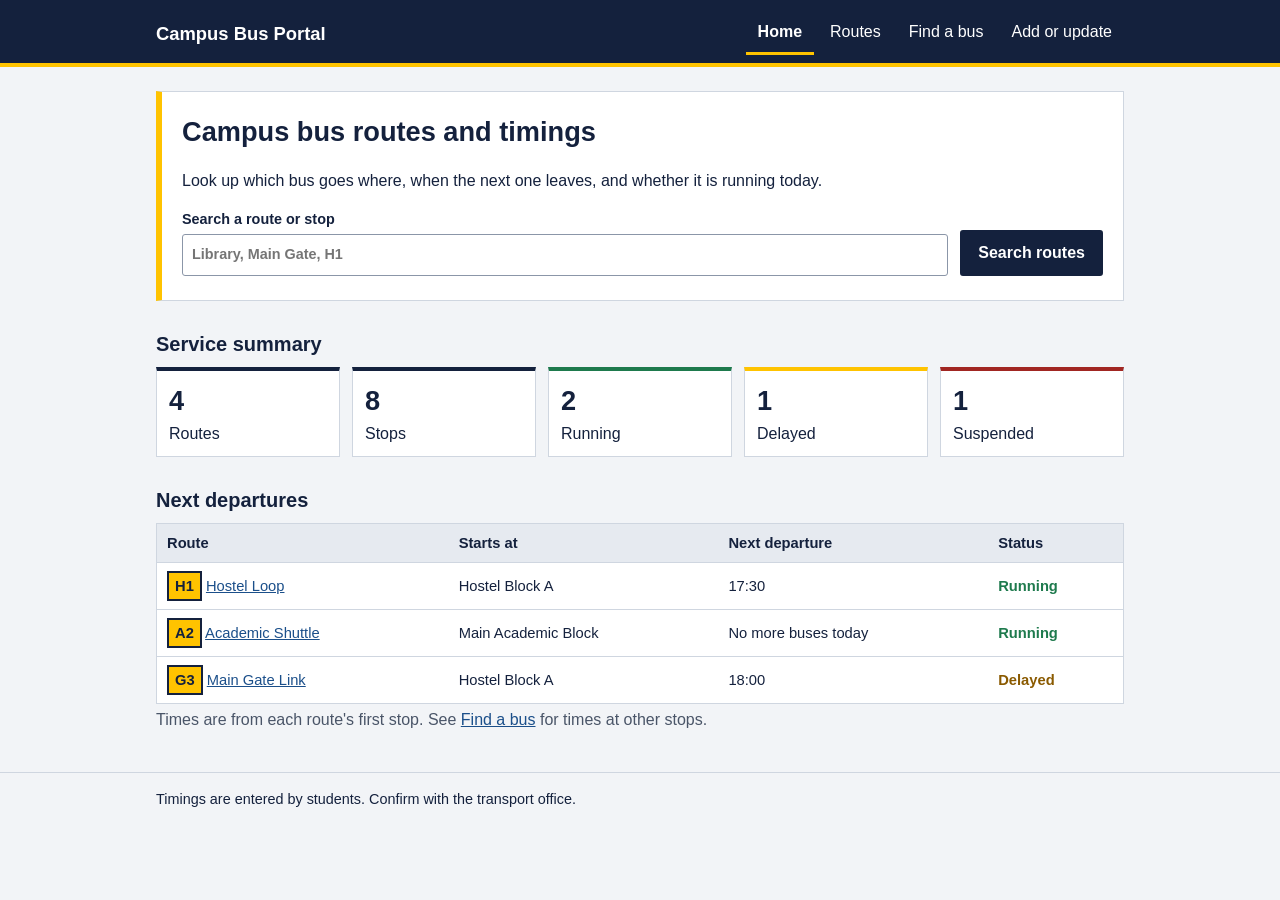
<file: index.html>
<!DOCTYPE html>
<html lang="en">
<head>
<meta charset="UTF-8">
<meta name="viewport" content="width=device-width, initial-scale=1">
<title>Home | Campus Bus Portal</title>
<meta name="description" content="Campus bus routes, stops and timings for students.">
<link rel="icon" type="image/svg+xml" href="favicon.svg">
<link rel="stylesheet" href="style.css">
</head>
<body data-page="home">
<header class="top">
  <div class="wrap bar">
    <a class="brand" href="index.html">Campus Bus Portal</a>
    <nav aria-label="Main">
      <a href="index.html" aria-current="page">Home</a>
      <a href="routes.html">Routes</a>
      <a href="planner.html">Find a bus</a>
      <a href="manage.html">Add or update</a>
    </nav>
  </div>
</header>
<main class="wrap">
<div id="msg" role="status" aria-live="polite"></div>
<section class="intro">
  <h1>Campus bus routes and timings</h1>
  <p>Look up which bus goes where, when the next one leaves, and whether it is running today.</p>
  <form action="routes.html" method="get" class="row">
    <label>Search a route or stop <input type="search" name="q" placeholder="Library, Main Gate, H1"></label>
    <button class="btn" type="submit">Search routes</button>
  </form>
</section>
<section>
  <h2>Service summary</h2>
  <div class="stats" id="stats"></div>
</section>
<section>
  <h2>Next departures</h2>
  <div class="scroll"><table id="nextTable"></table></div>
  <p class="hint">Times are from each route&#39;s first stop. See <a href="planner.html">Find a bus</a> for times at other stops.</p>
</section>
</main>
<footer class="foot">
  <div class="wrap">
    <span>Timings are entered by students. Confirm with the transport office.</span>
  </div>
</footer>
<script src="app.js"></script>
</body>
</html>
</file>
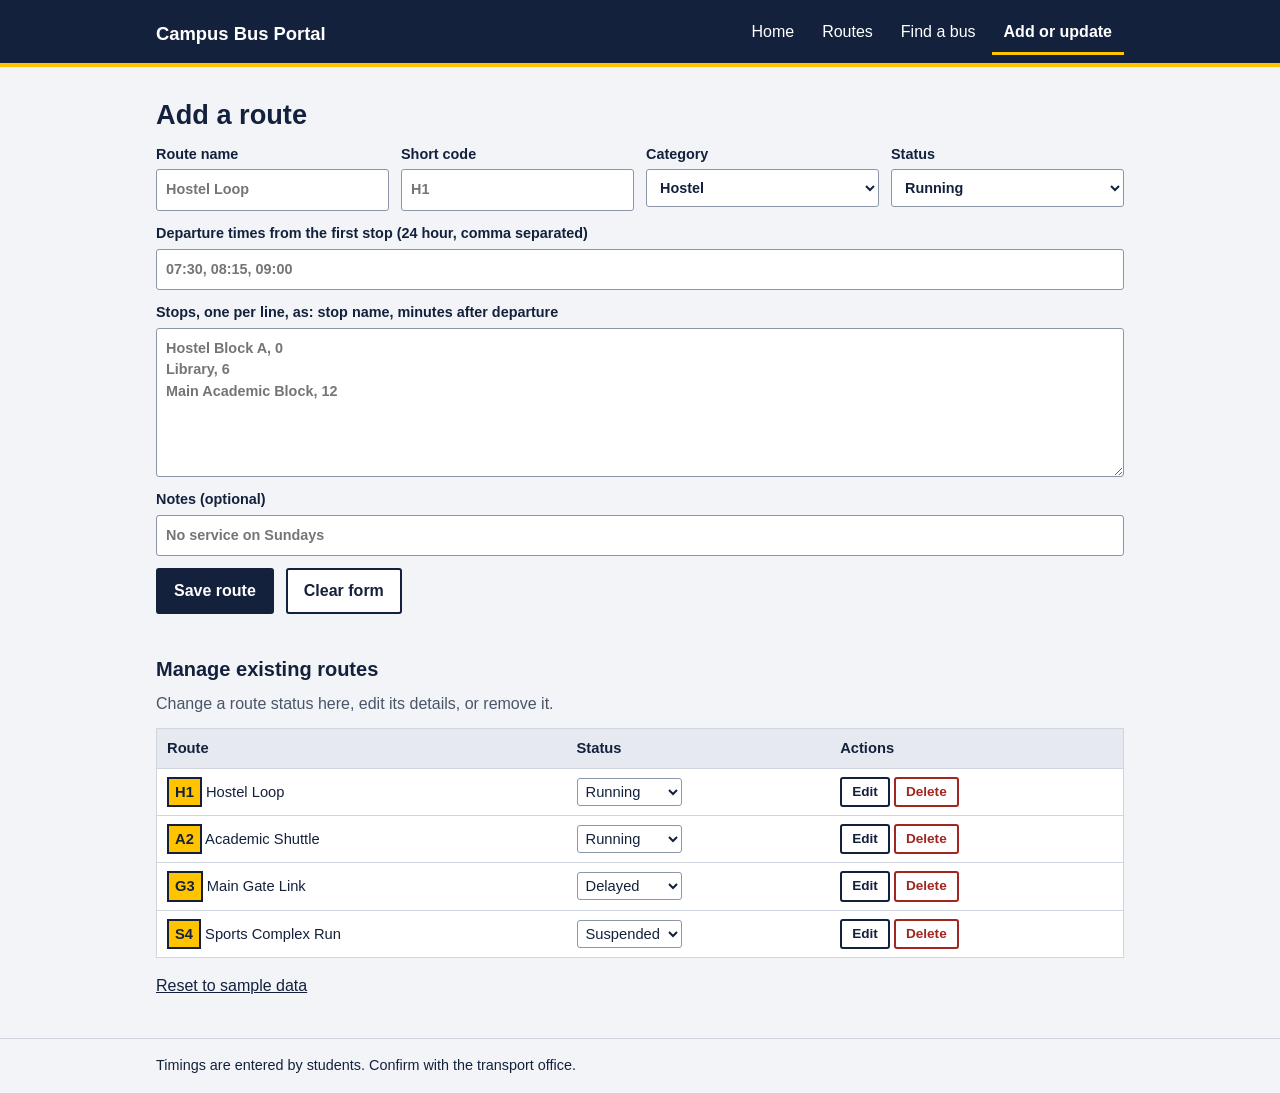
<file: manage.html>
<!DOCTYPE html>
<html lang="en">
<head>
<meta charset="UTF-8">
<meta name="viewport" content="width=device-width, initial-scale=1">
<title>Add or update | Campus Bus Portal</title>
<meta name="description" content="Campus bus routes, stops and timings for students.">
<link rel="icon" type="image/svg+xml" href="favicon.svg">
<link rel="stylesheet" href="style.css">
</head>
<body data-page="manage">
<header class="top">
  <div class="wrap bar">
    <a class="brand" href="index.html">Campus Bus Portal</a>
    <nav aria-label="Main">
      <a href="index.html">Home</a>
      <a href="routes.html">Routes</a>
      <a href="planner.html">Find a bus</a>
      <a href="manage.html" aria-current="page">Add or update</a>
    </nav>
  </div>
</header>
<main class="wrap">
<div id="msg" role="status" aria-live="polite"></div>
<h1 id="formTitle">Add a route</h1>
<form id="routeForm" novalidate>
  <input type="hidden" id="routeId">
  <div class="grid">
    <label>Route name <input id="name" maxlength="40" placeholder="Hostel Loop"></label>
    <label>Short code <input id="code" maxlength="4" placeholder="H1"></label>
    <label>Category
      <select id="category"><option>Hostel</option><option>Academic</option><option>Gate and city</option><option>Sports and gym</option></select>
    </label>
    <label>Status
      <select id="status"><option>Running</option><option>Delayed</option><option>Suspended</option></select>
    </label>
  </div>
  <label>Departure times from the first stop (24 hour, comma separated)
    <input id="departures" placeholder="07:30, 08:15, 09:00">
  </label>
  <label>Stops, one per line, as: stop name, minutes after departure
    <textarea id="stops" rows="6" placeholder="Hostel Block A, 0&#10;Library, 6&#10;Main Academic Block, 12"></textarea>
  </label>
  <label>Notes (optional)
    <input id="notes" maxlength="120" placeholder="No service on Sundays">
  </label>
  <div class="row">
    <button type="submit" class="btn" id="saveBtn">Save route</button>
    <button type="button" class="btn ghost" id="cancelBtn">Clear form</button>
  </div>
</form>
<h2>Manage existing routes</h2>
<p class="hint">Change a route status here, edit its details, or remove it.</p>
<div class="scroll"><table id="manageTable"></table></div>
<p><button class="linkbtn" id="resetBtn">Reset to sample data</button></p>
</main>
<footer class="foot">
  <div class="wrap">
    <span>Timings are entered by students. Confirm with the transport office.</span>
  </div>
</footer>
<script src="app.js"></script>
</body>
</html>
</file>
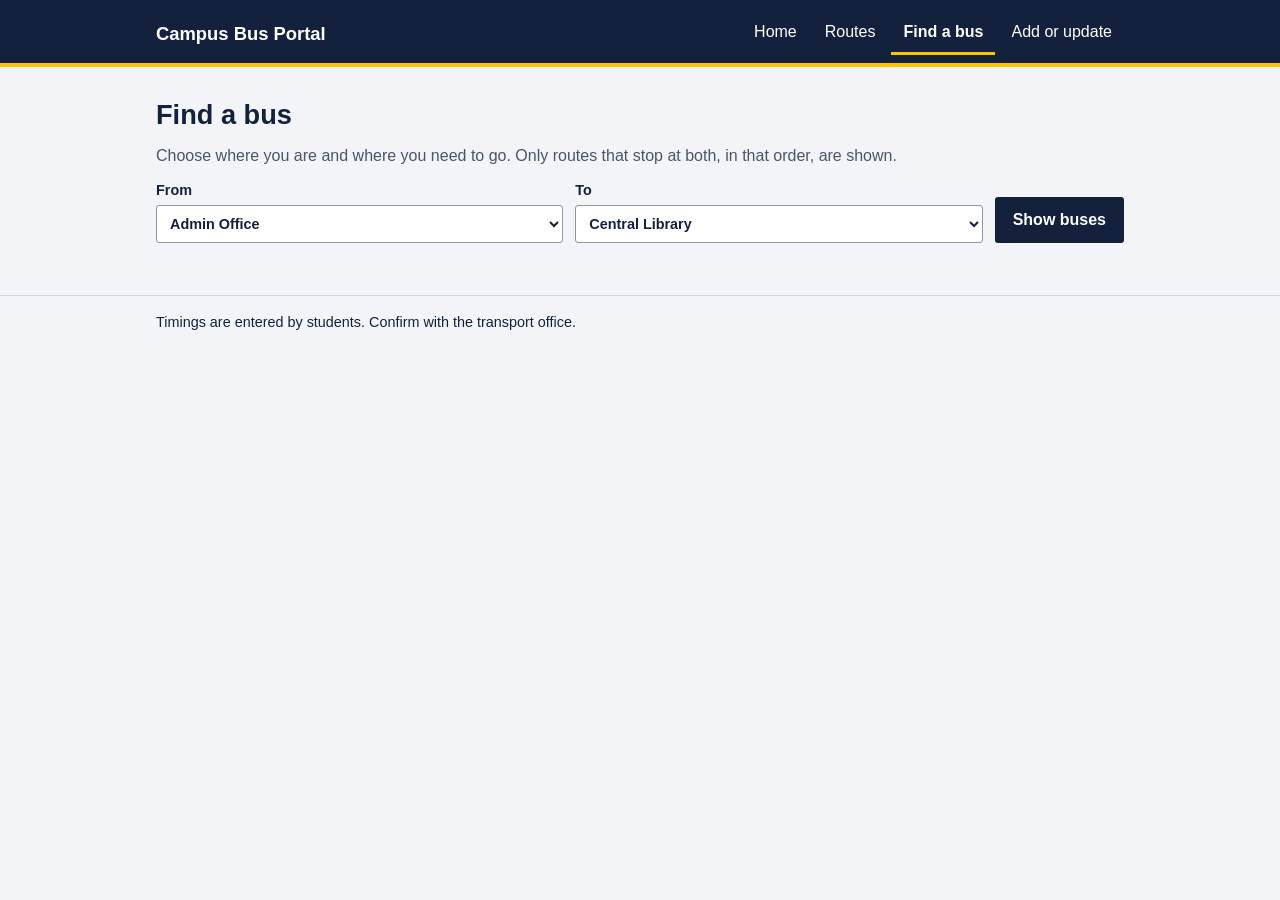
<file: planner.html>
<!DOCTYPE html>
<html lang="en">
<head>
<meta charset="UTF-8">
<meta name="viewport" content="width=device-width, initial-scale=1">
<title>Find a bus | Campus Bus Portal</title>
<meta name="description" content="Campus bus routes, stops and timings for students.">
<link rel="icon" type="image/svg+xml" href="favicon.svg">
<link rel="stylesheet" href="style.css">
</head>
<body data-page="planner">
<header class="top">
  <div class="wrap bar">
    <a class="brand" href="index.html">Campus Bus Portal</a>
    <nav aria-label="Main">
      <a href="index.html">Home</a>
      <a href="routes.html">Routes</a>
      <a href="planner.html" aria-current="page">Find a bus</a>
      <a href="manage.html">Add or update</a>
    </nav>
  </div>
</header>
<main class="wrap">
<div id="msg" role="status" aria-live="polite"></div>
<h1>Find a bus</h1>
<p class="hint">Choose where you are and where you need to go. Only routes that stop at both, in that order, are shown.</p>
<form id="plannerForm" class="row" novalidate>
  <label>From <select id="fromStop"></select></label>
  <label>To <select id="toStop"></select></label>
  <button type="submit" class="btn">Show buses</button>
</form>
<div id="plannerResult"></div>
</main>
<footer class="foot">
  <div class="wrap">
    <span>Timings are entered by students. Confirm with the transport office.</span>
  </div>
</footer>
<script src="app.js"></script>
</body>
</html>
</file>
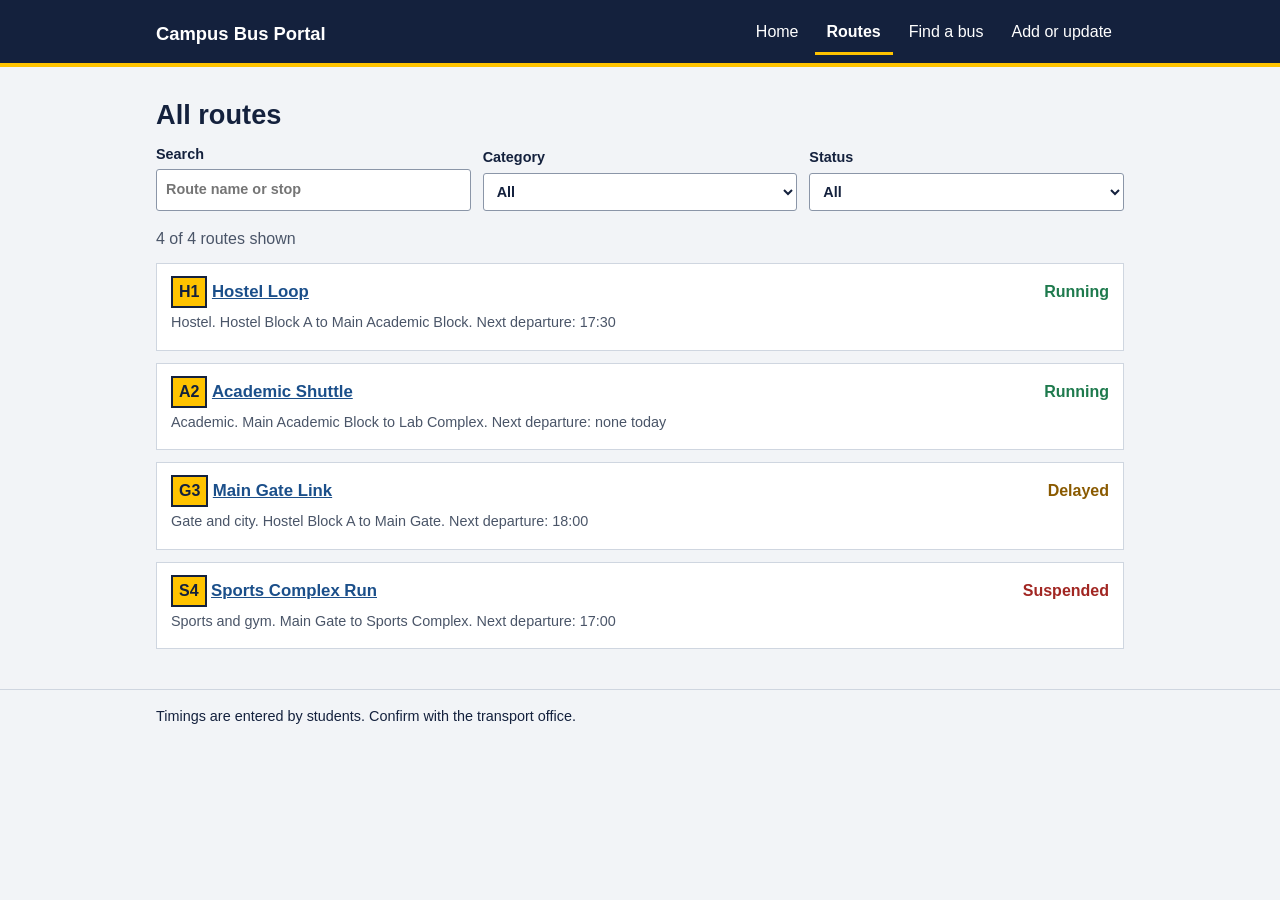
<file: routes.html>
<!DOCTYPE html>
<html lang="en">
<head>
<meta charset="UTF-8">
<meta name="viewport" content="width=device-width, initial-scale=1">
<title>Routes | Campus Bus Portal</title>
<meta name="description" content="Campus bus routes, stops and timings for students.">
<link rel="icon" type="image/svg+xml" href="favicon.svg">
<link rel="stylesheet" href="style.css">
</head>
<body data-page="routes">
<header class="top">
  <div class="wrap bar">
    <a class="brand" href="index.html">Campus Bus Portal</a>
    <nav aria-label="Main">
      <a href="index.html">Home</a>
      <a href="routes.html" aria-current="page">Routes</a>
      <a href="planner.html">Find a bus</a>
      <a href="manage.html">Add or update</a>
    </nav>
  </div>
</header>
<main class="wrap">
<div id="msg" role="status" aria-live="polite"></div>
<h1>All routes</h1>
<form class="row filters" onsubmit="return false">
  <label>Search <input type="search" id="search" placeholder="Route name or stop"></label>
  <label>Category
    <select id="filterCat"><option value="">All</option><option>Hostel</option><option>Academic</option><option>Gate and city</option><option>Sports and gym</option></select>
  </label>
  <label>Status
    <select id="filterStatus"><option value="">All</option><option>Running</option><option>Delayed</option><option>Suspended</option></select>
  </label>
</form>
<p id="count" class="hint"></p>
<div id="routeList"></div>
</main>
<footer class="foot">
  <div class="wrap">
    <span>Timings are entered by students. Confirm with the transport office.</span>
  </div>
</footer>
<script src="app.js"></script>
</body>
</html>
</file>
<file: style.css>
:root{--ink:#14213d;--paper:#f2f4f7;--card:#fff;--line:#cfd6e0;--signal:#ffc300;--ok:#1e7a4d;--warn:#8a5a00;--bad:#a12622}
*{box-sizing:border-box}
body{margin:0;font-family:"Helvetica Neue",Helvetica,Arial,sans-serif;background:var(--paper);color:var(--ink);line-height:1.5}
.wrap{max-width:1000px;margin:0 auto;padding:0 16px}
a{color:#1b4f8a}
.top{background:var(--ink);border-bottom:4px solid var(--signal)}
.bar{display:flex;flex-wrap:wrap;align-items:center;justify-content:space-between;gap:8px;padding-top:12px;padding-bottom:8px}
.brand{color:#fff;font-weight:700;font-size:1.15rem;text-decoration:none}
nav{display:flex;flex-wrap:wrap;gap:4px}
nav a{color:#fff;text-decoration:none;padding:8px 12px;border-bottom:3px solid transparent}
nav a:hover{border-bottom-color:#8b96a8}
nav a[aria-current]{border-bottom-color:var(--signal);font-weight:700}
h1{font-size:1.7rem;margin:28px 0 8px}
h2{font-size:1.25rem;margin:28px 0 8px}
.intro{background:var(--card);border:1px solid var(--line);border-left:6px solid var(--signal);padding:8px 20px 12px;margin-top:24px}
.intro h1{margin-top:12px}
.hint{color:#4a5568;margin:4px 0 12px}
:focus-visible{outline:3px solid #1b5e9e;outline-offset:2px}
label{display:block;font-weight:600;font-size:.9rem;margin-bottom:12px}
input,select,textarea{display:block;width:100%;margin-top:4px;padding:9px;border:1px solid #8b96a8;border-radius:3px;font:inherit;background:#fff;color:var(--ink)}
.row{display:flex;flex-wrap:wrap;gap:12px;align-items:flex-end}
.row label{flex:1 1 180px}
.grid{display:grid;grid-template-columns:repeat(auto-fit,minmax(200px,1fr));gap:0 12px}
.btn{background:var(--ink);color:#fff;border:2px solid var(--ink);border-radius:3px;padding:9px 16px;font:inherit;font-weight:600;cursor:pointer;margin-bottom:12px;text-decoration:none;display:inline-block}
.btn.ghost{background:#fff;color:var(--ink)}
.btn.small{padding:3px 10px;font-size:.85rem;margin:0}
.btn.danger{color:var(--bad);border-color:var(--bad);background:#fff}
#msg div{padding:10px 14px;margin-top:16px;border-left:5px solid;background:#fff}
#msg .ok{border-color:var(--ok)}#msg .err{border-color:var(--bad)}
.stats{display:grid;grid-template-columns:repeat(auto-fit,minmax(140px,1fr));gap:12px}
.stat{background:var(--card);border:1px solid var(--line);border-top:4px solid var(--ink);padding:10px 12px}
.stat b{display:block;font-size:1.7rem}
.stat.s-ok{border-top-color:var(--ok)}.stat.s-warn{border-top-color:var(--signal)}.stat.s-bad{border-top-color:var(--bad)}
.scroll{overflow-x:auto}
table{width:100%;border-collapse:collapse;background:var(--card);border:1px solid var(--line)}
th,td{text-align:left;padding:8px 10px;border-bottom:1px solid var(--line);font-size:.92rem;vertical-align:middle}
th{background:#e6eaf0}
td select{margin:0;padding:4px;width:auto}
.badge{display:inline-block;min-width:2.2em;text-align:center;background:var(--signal);color:var(--ink);font-weight:800;padding:2px 6px;border:2px solid var(--ink)}
.st{font-weight:700}.st.Running{color:var(--ok)}.st.Delayed{color:var(--warn)}.st.Suspended{color:var(--bad)}
.route{background:var(--card);border:1px solid var(--line);margin-bottom:12px;padding:12px 14px}
.route h2{margin:0;font-size:1.05rem;display:inline}
.route header{display:flex;flex-wrap:wrap;gap:10px;align-items:center;justify-content:space-between}
.meta{color:#4a5568;font-size:.9rem;margin:4px 0}
.detail{display:grid;grid-template-columns:minmax(220px,300px) 1fr;gap:20px}
.times span{display:inline-block;border:1px solid var(--line);background:#fff;padding:2px 8px;margin:0 6px 6px 0;font-variant-numeric:tabular-nums}
.times span.next{background:var(--ink);color:#fff}
.foot{margin-top:40px;padding:16px 0;border-top:1px solid var(--line);font-size:.9rem}
.foot a{margin-right:16px;color:var(--ink)}
.linkbtn{background:none;border:0;font:inherit;text-decoration:underline;cursor:pointer;padding:0;color:var(--ink)}
.page{max-width:720px;margin:24px auto;padding:0 16px}
@media(max-width:640px){.detail{grid-template-columns:1fr}}
</file>
